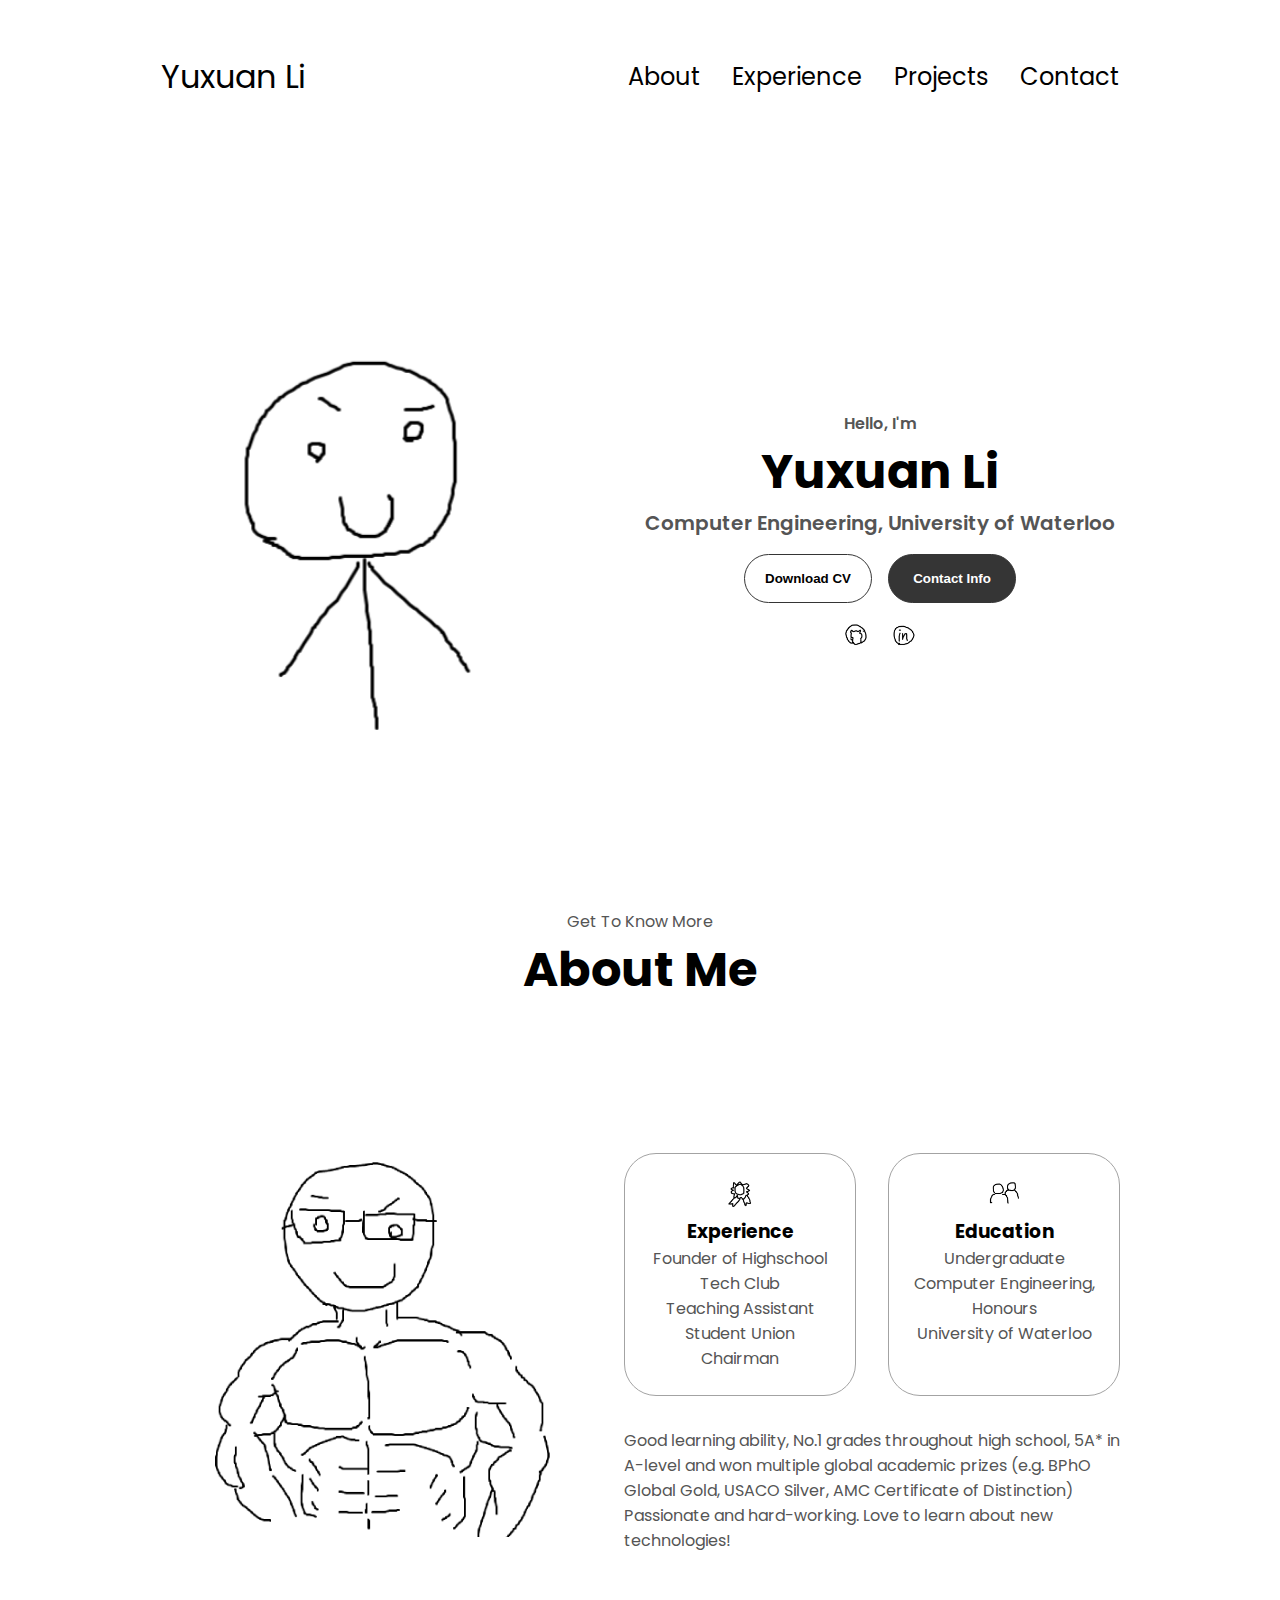
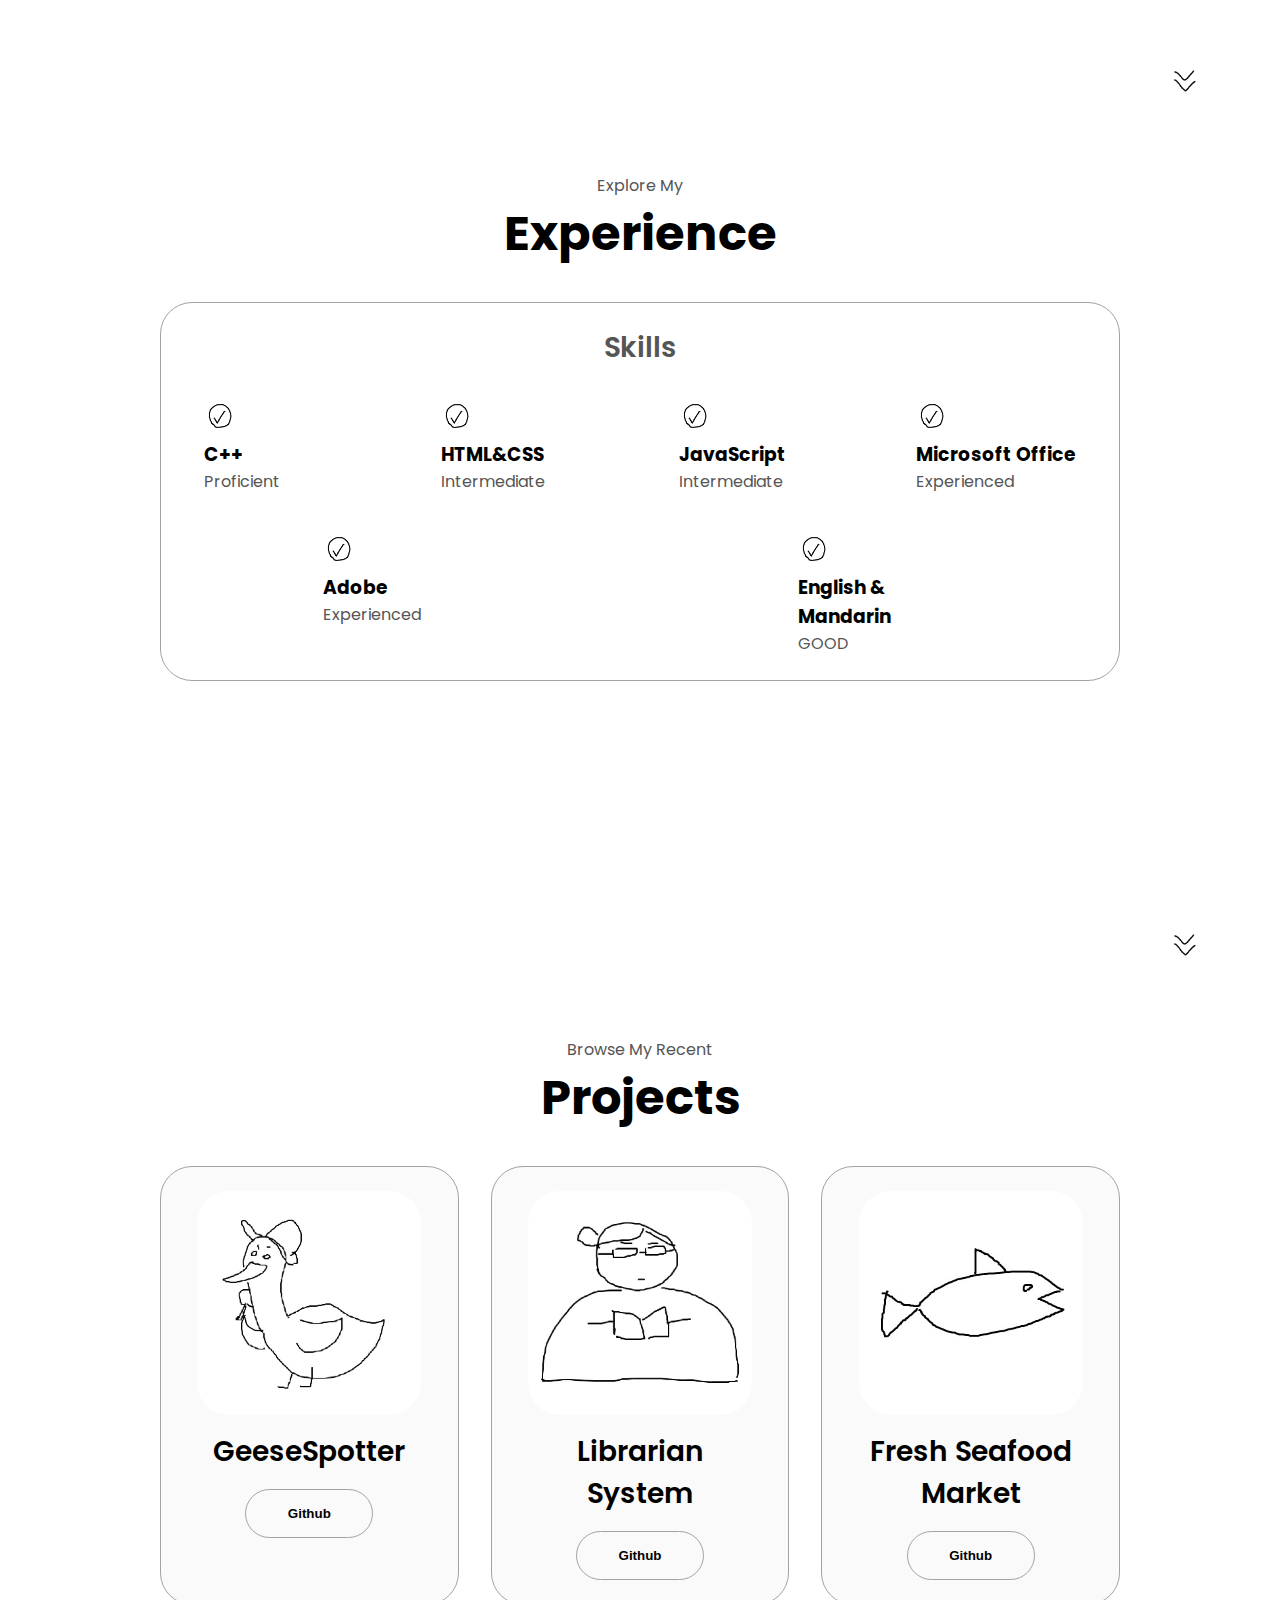
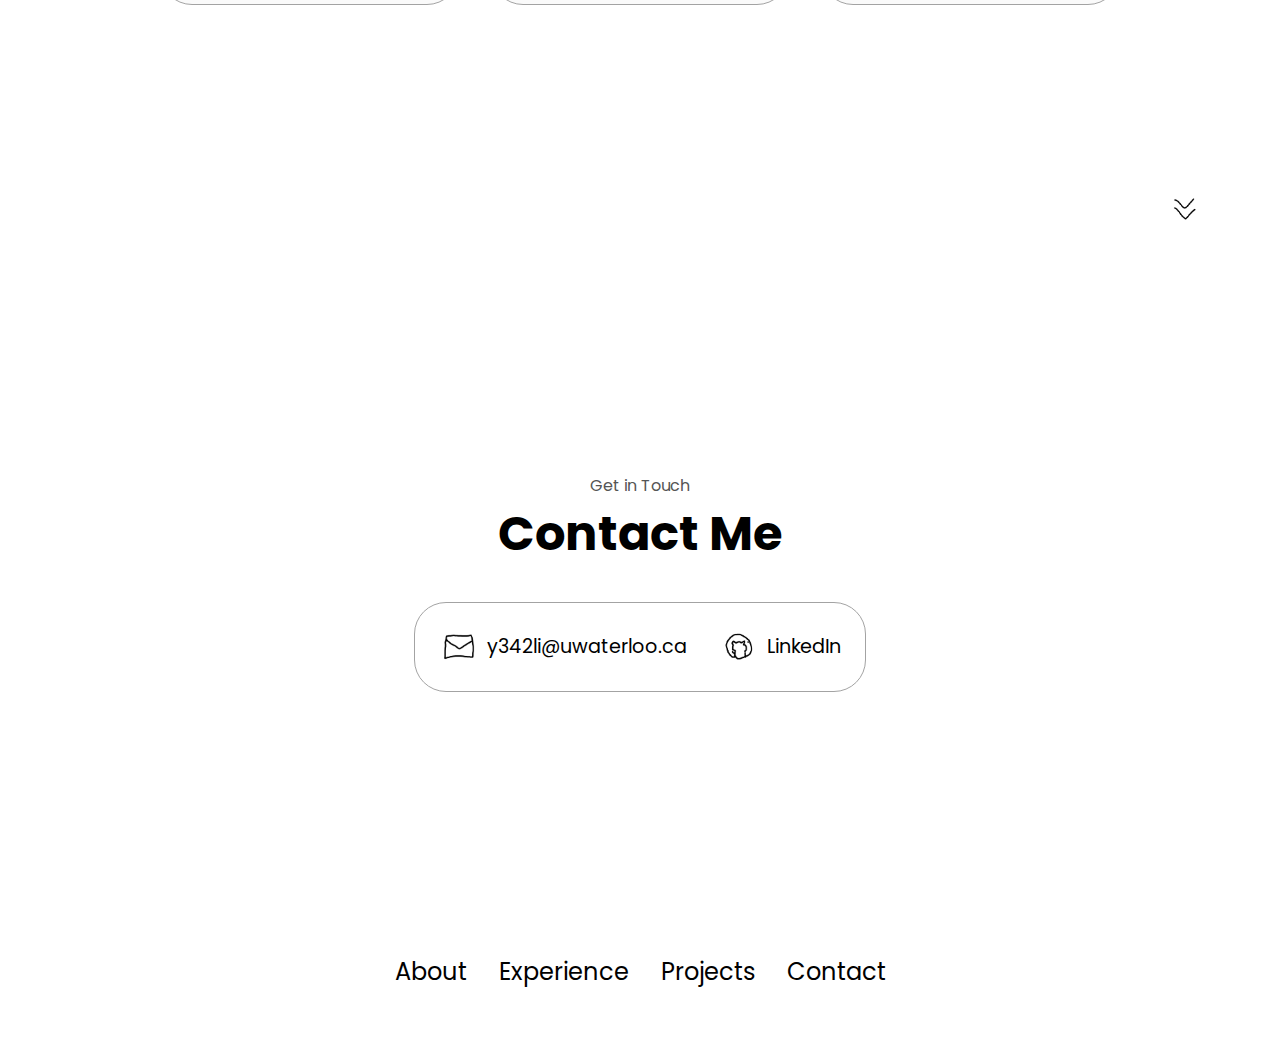
<file: index.html>
<!DOCTYPE html>
<html lang="en">
<head>
    <meta charset="UTF-8">
    <meta name="viewport" content="width=device-width, initial-scale=1.0">
    <title>Yuxuan Li's Portfolio</title>
    <link rel="stylesheet" href="style.css">
    <link rel="stylesheet" href="mediaqueries.css">
</head>
<body>
    <nav id="desktop-nav">
        <div class="logo">Yuxuan Li</div>
        <div>
            <ul class="nav-links">
                <li><a href="#about">About</a></li>
                <li><a href="#experience">Experience</a></li>
                <li><a href="#projects">Projects</a></li>
                <li><a href="#contact">Contact</a></li>
            </ul>
        </div>
    </nav>
    <nav id="hamburger-nav">
        <div class="logo">Yuxuan Li</div>
        <div class="hamburger-menu">
            <div class="hamburger-icon" onclick="toggleMenu()">
                <span></span>
                <span></span>
                <span></span>
            </div>
            <div class="menu-links">
                <li><a href="#about" onclick="toggleMenu()">About</a></li>
                <li><a href="#experience" onclick="toggleMenu()">Experience</a></li>
                <li><a href="#projects" onclick="toggleMenu()">Projects</a></li>
                <li><a href="#contact" onclick="toggleMenu()">Contact</a></li>
            </div>
        </div>
    </nav>
    <section id="profile">
        <div class="section__pic-container">
            <img src="./assets/profile-pic.png" alt="Yuxuan Li profile picture">
        </div>
        <div class="section__text">
            <p class="section__text__p1">Hello, I'm</p>
            <h1 class="title">Yuxuan Li</h1>
            <p class="section__text__p3">Computer Engineering, University of Waterloo</p>
            <div class="btn-container">
                <button 
                    class="btn btn-color-2"
                    onclick="window.open('./assets/Yuxuan Li RESUME.pdf')"
                >Download CV</button>
                <button 
                    class="btn btn-color-1"
                    onclick="location.href='#contact'"
                >Contact Info</button>
            </div>
            <div id="socials-container">
                <img src="./assets/linkedin.png" alt="My LinkedIn profile"
                class="icon" onclick="location.href='https://www.linkedin.com/in/yuxuan-li-4662b22a1/'">
                <img src="./assets/github.png" alt="My Github profile"
                class="icon" onclick="location.href='https://github.com/AdmiralHeathCL'">
            </div>
        </div>
    </section>
    <section id="about">
        <p class="section__text__p1">Get To Know More</p>
        <h1 class="title">About Me</h1>
        <div class="section-container">
            <div class="section__pic-container">
                <img src="./assets/about-pic.png" alt="Profile picture" class="about-pic">
            </div>
            <div class="about-details-container">
                <div class="about-containers">
                    <div class="details-container">
                        <img src="./assets/experience.png" alt="Experience icon" class="icon">
                        <h3>Experience</h3>
                        <p>Founder of Highschool Tech Club <br />Teaching Assistant <br />Student Union Chairman</p>
                    </div>
                    <div class="details-container">
                        <img src="./assets/education.png" alt="Education icon" class="icon">
                        <h3>Education</h3>
                        <p>Undergraduate <br />Computer Engineering, Honours <br />University of Waterloo</p>
                    </div>
                </div>
                <div class="'text-container">
                    <p>Good learning ability, No.1 grades throughout high school, 5A* in A-level and won multiple global academic prizes (e.g. BPhO Global Gold, USACO Silver, AMC Certificate of Distinction)
                        <br />Passionate and hard-working. Love to learn about new technologies!</p>
                </div>
            </div>
        </div>
        <img src="./assets/arrow.png" alt="Arrow icon" class="icon arrow" onclick="location.href='./#experience'">
    </section>
    <section id="experience">
        <p class="section__text__p1">Explore My</p>
        <h1 class="title">Experience</h1>
        <div class="experience-details-container">
            <div class="about-containers">
                <div class="details-container">
                    <h2 class="experience-sub-title">Skills</h2>
                    <div class="article-container">
                        <article>
                           <img src="./assets/checkmark.png" alt="experience icon" class="icon">
                           <div>
                                <h3>C++</h3>
                                <p>Proficient</p>
                            </div>
                        </article>
                        <article>
                           <img src="./assets/checkmark.png" alt="experience icon" class="icon">
                           <div>
                                <h3>HTML&CSS</h3>
                                <p>Intermediate</p>
                            </div>
                        </article>
                        <article>
                           <img src="./assets/checkmark.png" alt="experience icon" class="icon">
                           <div>
                                <h3>JavaScript</h3>
                                <p>Intermediate</p>
                            </div>
                        </article>
                        <article>
                           <img src="./assets/checkmark.png" alt="experience icon" class="icon">
                           <div>
                                <h3>Microsoft Office</h3>
                                <p>Experienced</p>
                            </div>
                        </article>
                        <article>
                           <img src="./assets/checkmark.png" alt="experience icon" class="icon">
                           <div>
                                <h3>Adobe</h3>
                                <p>Experienced</p>
                            </div>
                        </article>
                        <article>
                           <img src="./assets/checkmark.png" alt="experience icon" class="icon">
                           <div>
                                <h3>English & Mandarin</h3>
                                <p>GOOD</p>
                            </div>
                        </article>
                    </div>
                </div>
            </div>
        </div>
        <img src="./assets/arrow.png" alt="Arrow icon" class="icon arrow" onclick="location.href='./#projects'">
    </section>
    <section id="projects">
        <p class="section__text__p1">Browse My Recent</p>
        <h1 class="title">Projects</h1>
        <div class="experience-details-container">
            <div class="about-containers">
                <div class="details-container color-container">
                <div class="article-container">
                    <img src="./assets/project-1.jpg" alt="Project 1" class="project-img">
                </div>
                <h2 class="experience-sub-title project-title">GeeseSpotter</h2>
                <div class="btn-container">
                    <button class="btn btn-color-2 project-btn"
                    onclick="location.href='https://github.com/AdmiralHeathCL/geesespotter'"
                    >Github</button>
                </div>
                </div>
                <div class="details-container color-container">
                <div class="article-container">
                    <img src="./assets/project-2.jpg" alt="Project 2" class="project-img">
                </div>
                <h2 class="experience-sub-title project-title">Librarian System</h2>
                <div class="btn-container">
                    <button class="btn btn-color-2 project-btn"
                    onclick="location.href='https://github.com/AdmiralHeathCL/Coop_2023/tree/main/Ivy_librarian'"
                    >Github</button>
                </div>
                </div>
                <div class="details-container color-container">
                <div class="article-container">
                    <img src="./assets/project-3.jpg" alt="Project 3" class="project-img">
                </div>
                <h2 class="experience-sub-title project-title">Fresh Seafood Market</h2>
                <div class="btn-container">
                    <button class="btn btn-color-2 project-btn"
                    onclick="location.href='https://github.com/AdmiralHeathCL/Fresh-Seafood-Market'"
                    >Github</button>
                </div>
                </div>
            </div>
        </div>
        <img src="./assets/arrow.png" alt="Arrow icon" class="icon arrow" onclick="location.href='./#contact'">
    </section>
    <section id="contact">
        <p class="section__text__p1">Get in Touch</p>
        <h1 class="title">Contact Me</h1>
        <div class="contact-info-upper-container">
            <div class="contact-info-container">
                <img src="./assets/email.png" 
                alt="Email icon" class="icon contact-icon email-icon">
                <p><a href="mailto:examplemail@uwaterloo.ca">y342li@uwaterloo.ca</a></p>
            </div>
            <div class="contact-info-container">
                <img src="./assets/linkedin.png" 
                alt="LinkedIn icon" class="icon contact-icon">
                <p><a href="https://www.linkedin.com/in/yuxuan-li-4662b22a1/">LinkedIn</a></p>
            </div>
        </div>
    </section>
    <footer>
        <nav>
            <div class="nav-links-container">
                <ul class="nav-links">
                    <li><a href="#about">About</a></li>
                    <li><a href="#experience">Experience</a></li>
                    <li><a href="#projects">Projects</a></li>
                    <li><a href="#contact">Contact</a></li>
                </ul>
            </div>
        </nav>
    </footer>
    <script src="script.js"></script>
</body>
</html>
</file>
<file: style.css>
/* GENERAL */

@import url('https://fonts.googleapis.com/css2?family=Poppins:wght@300;400;500;600&display=swap');

* {
    margin: 0;
    padding: 0;
}

body {
    font-family: 'Poppins', sans-serif;
}

html {
    scroll-behavior: smooth;
}

p {
    color: rgb(85, 85, 85);
}

/* TRANSITION */

a, .btm {
    transition: all 300ms ease;
}

/* DESKTOP NAV */

nav, .nav-links {
    display: flex;
}

nav {
    justify-content: space-around;
    align-items: center;
    height: 17vh;
}

.nav-links {
    gap: 2rem;
    list-style: none;
    font-size: 1.5rem;
}

a {
    color: black;
    text-decoration: none;
    text-decoration: white;
}

a:hover {
    color: grey;
    text-decoration: underline;
    text-underline-offset: 1rem;
    text-decoration-color: rgb(181, 181, 181);
}

.logo {
    font-size: 2rem;
}

.logo:hover {
    cursor: default;
}

/* HAMBURGER MENU */

#hamburger-nav {
    display: none;
}

.hamburger-menu {
    position: relative;
    display: inline-block;
}

.hamburger-icon {
    display: flex;
    flex-direction: column;
    justify-content: space-between;
    height: 24px;
    width: 30px;
    cursor: pointer;
}

.hamburger-icon span {
    width: 100%;
    height: 2px;
    background-color: black;
    transition: all 0.3 ease-in-out;
}

.menu-links {
    position: absolute;
    top: 100%;
    right: 0;
    background-color: white;
    width: fit-content;
    max-height: 0;
    overflow: hidden;
    transition: all 0.3 ease-in-out;
}

.menu-links a {
    display: block;
    padding: 10px;
    text-align: center;
    font-size: 1.5rem;
    color: black;
    text-decoration: none;
    transition: all 0.3 ease-in-out;
}

.menu-links li {
    list-style: none;
}

.menu-links.open {
    max-width: 300px;
}

.hamburger-icon.open span:first-child {
    transform: rotate(45deg) translate(10px, 5px);
}

.hamburger-icon.open span:nth-child(2) {
    opacity: 0;
}

.hamburger-icon.open span:last-child {
    transform: rotate(-45deg) translate(10px, -5px);
}

.hamburger-icon span:first-child {
    transform: none;
}

.hamburger-icon span:first-child {
    opacity: 1;
}

.hamburger-icon span:first-child {
    transform: none;
}

/* SECTIONS */

section {
    padding-top: 4vh;
    height: 96vh;
    margin: 0 10rem;
    box-sizing: border-box;
    min-height: fit-content;
}

.section-container {
    display: flex;
}

/* PROFILE SECTIONS */

#profile {
    display: flex;
    justify-content: center;
    gap: 5rem;
    height: 80vh;
}

.section__pic-container {
    display: flex;
    height: 400px;
    width: 400px;
    margin: auto 0;
}

.section__text {
    align-self: center;
    text-align: center;
}

.section__text p {
    font-weight: 600;
}

.section__text__p1 {
    text-align: center;
}

.section__text__p2 {
    font-size: 1.75rem;
    margin-bottom: 1rem;
}

.section__text__p3 {
    font-size: 1.25rem;
    margin-bottom: 1rem;
}

.title {
    font-size: 3rem;
    text-align: center;
}

#socials-container {
    display: flex;
    justify-content: center;
    margin-top: 1rem;
    gap: 1rem;
}

/* ICONS */

.icon {
    cursor: pointer;
    height: 2rem;
}

/* BUTTONS */

.btn-container {
    display: flex;
    justify-content: center;
    gap: 1rem;
}

.btn {
    font-weight: 600;
    transition: all 300ms ease;
    padding: 1rem;
    width: 8rem;
    border-radius: 2rem;
}

.btn-color-1, .btn-color-2 {
    border: rgb(53, 53, 53) 0.1rem solid;
}

.btn-color-1:hover, .btn-color-2:hover {
    cursor: pointer;
}

.btn-color-1, .btn-color-2:hover {
    background: rgb(53, 53, 53);
    color: white;
}

.btn-color-1:hover {
    background: rgb(0, 0, 0);
}

.btn-color-2 {
    background: none;
}

.btn-color-2:hover {
    border: rgb(255, 255, 255) 0.1rem solid;
}

.btn-container {
    gap: 1rem;
}

/* ABOUT SECTION */

#about {
    position: relative;
}

.about-containers {
    gap: 2rem;
    margin-bottom: 2rem;
    margin-top: 2rem;
}

.about-details-container {
    justify-content: center;
    flex-direction: column;
}

.about-containers, .about-details-container {
    display: flex;
}

.about-pic {
    border-radius: 2rem;
}

.arrow {
    position: absolute;
    right: -5rem;
    bottom: 2.5rem;
}

.details-container {
    padding: 1.5rem;
    flex: 1;
    background: white;
    border-radius: 2rem;
    border: rgb(53, 53, 53) 0.1rem solid;
    border-color: rgb(163, 163, 163);
    text-align: center;
}

.section-container {
    gap: 4rem;
    height: 80%;
}

.section__pic-container {
    height: 400px;
    width: 400px;
    margin: auto 0;
}

/* EXPERIENCE SECTION */

#experience {
    position: relative;
}

.experience-sub-title {
    color: rgb(85, 85, 85);
    font-weight: 600;
    font-size: 1.75rem;
    margin-bottom: 2rem;
}

.experience-details-container {
    display: flex;
    justify-content: center;
    flex-direction: column;
}

.article-container {
    display: flex;
    text-align: initial;
    flex-wrap: wrap;
    flex-direction: row;
    gap: 2.5rem;
    justify-content: space-around;
}

article {
    display: center;
    width: 10rem;
    justify-content: space-around;
    gap: 0.5rem;
}

article .icon {
    cursor: default;
}

/* PROJECTS SECTION */

#projects {
    position: relative;
}

.color-container {
    border-color: rgb(163, 163, 163);
    background: rgb(250, 250, 250);
}

.project-img {
    border-radius: 2rem;
    width: 90%;
    height: 90%;
}

.project-title {
    margin: 1rem;
    color: black;
}

.project-btn {
    color: black;
    border-color: rgb(163, 163, 163);
}

/* CONTACT */

#contact {
  display: flex;
  justify-content: center;
  flex-direction: column;
  height: 70vh;
}

.contact-info-upper-container {
  display: flex;
  justify-content: center;
  border-radius: 2rem;
  border: rgb(53, 53, 53) 0.1rem solid;
  border-color: rgb(163, 163, 163);
  background: (250, 250, 250);
  margin: 2rem auto;
  padding: 0.5rem;
}

.contact-info-container {
  display: flex;
  align-items: center;
  justify-content: center;
  gap: 0.5rem;
  margin: 1rem;
}

.contact-info-container p {
  font-size: larger;
}

.contact-icon {
  cursor: default;
  height: 2.5rem;
}
</file>
<file: mediaqueries.css>
@media screen and (max-width: 1200px) {
    #desktop-nav {
        display: none;
    }
    #hamburger-nav {
        display: flex;
    }
}
</file>
